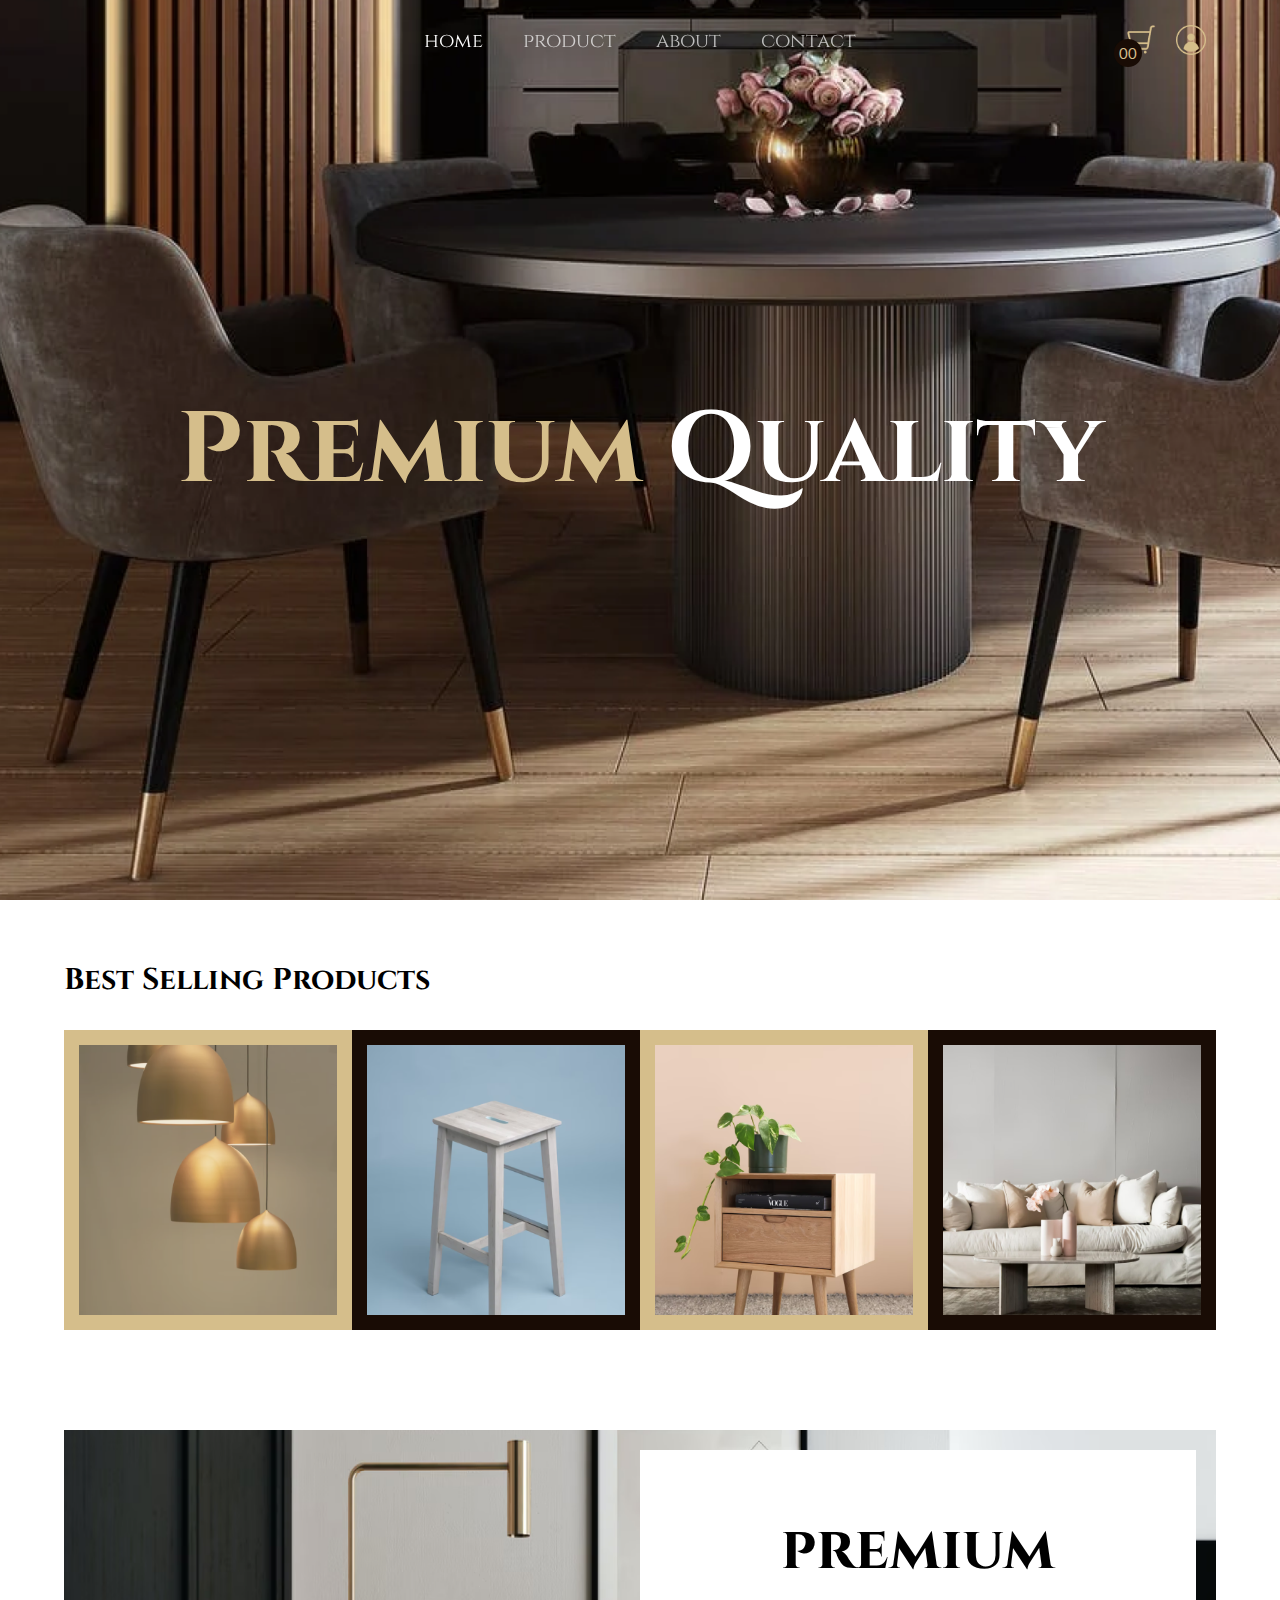
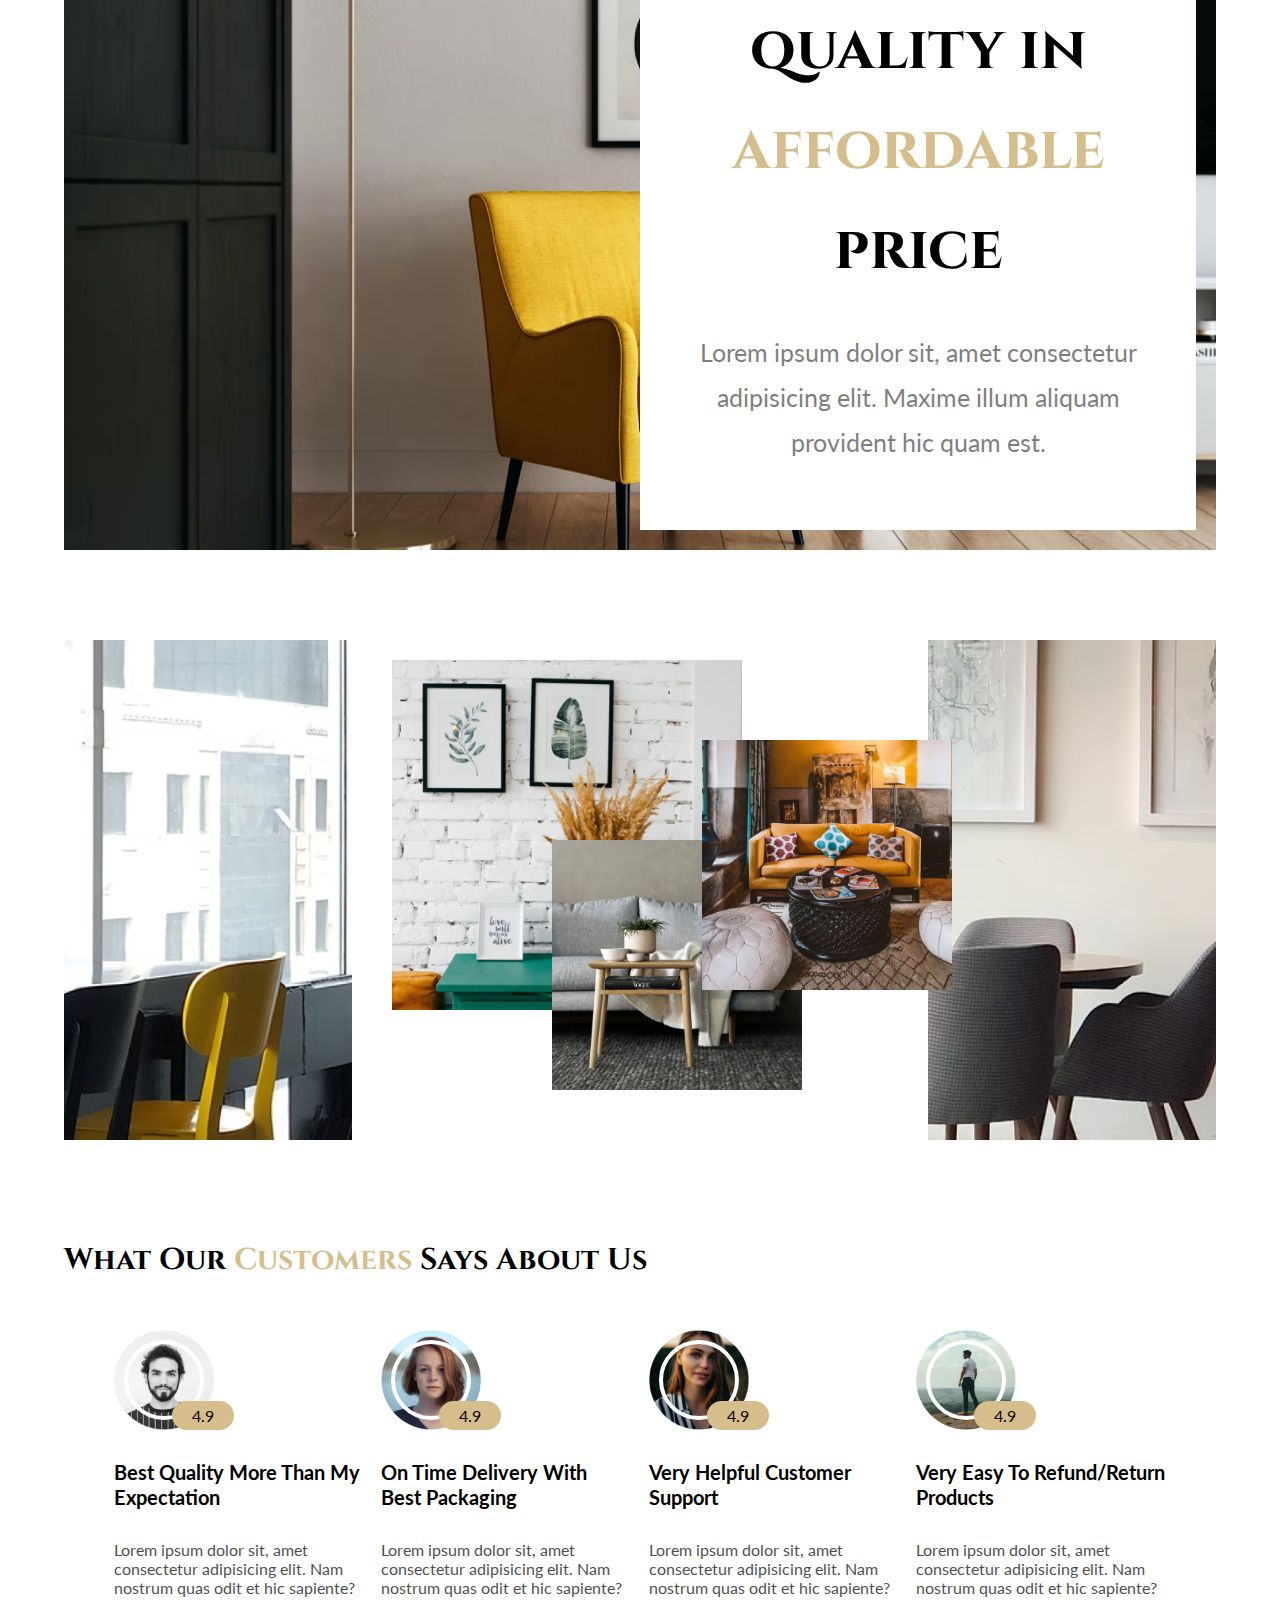
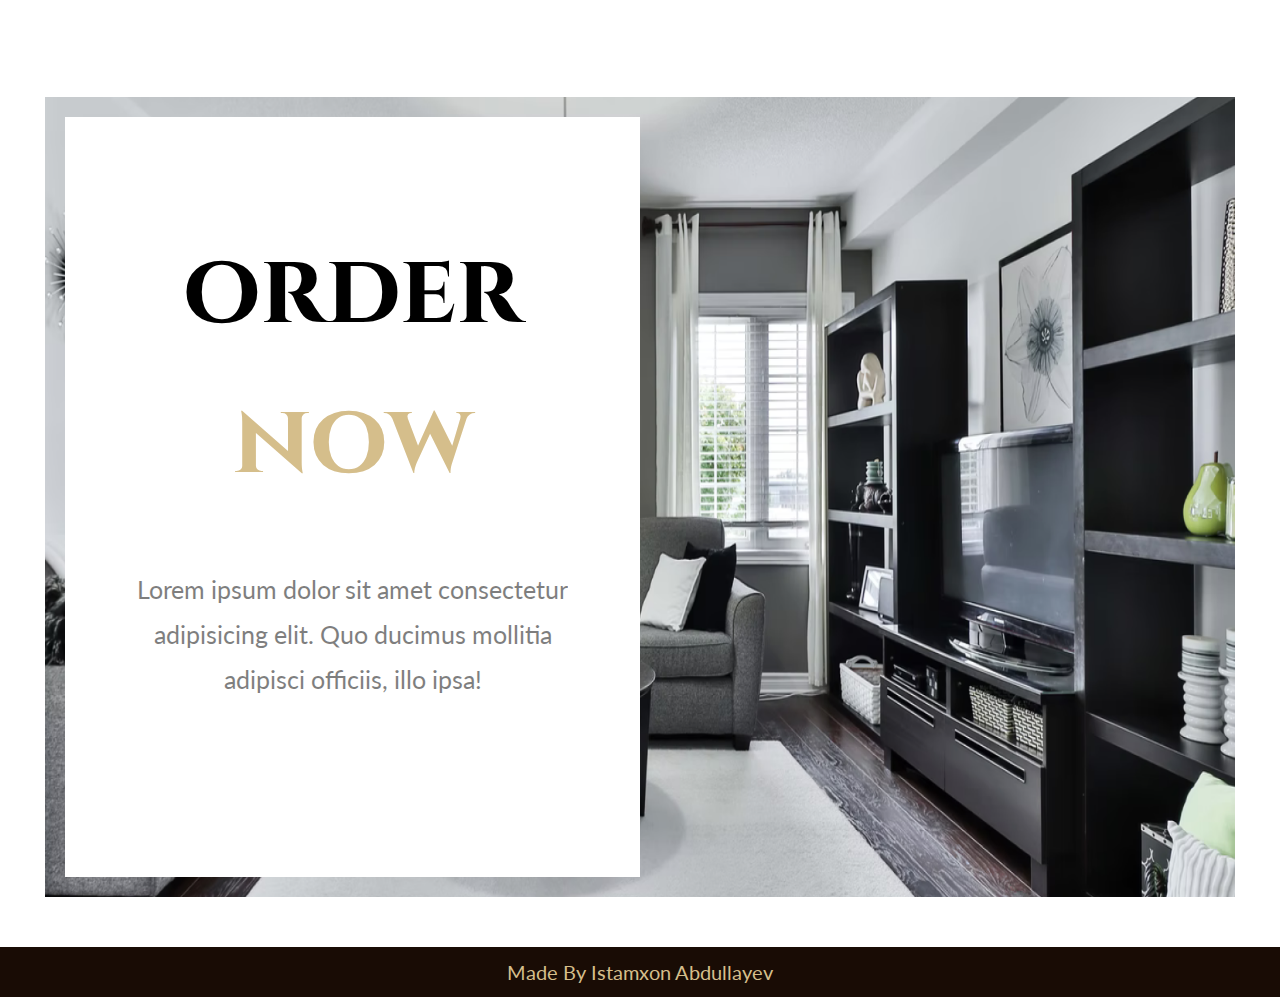
<file: index.html>
<!DOCTYPE html>
<html lang="en">
<head>
  <meta charset="UTF-8">
  <meta http-equiv="X-UA-Compatible" content="IE=edge">
  <meta name="viewport" content="width=device-width, initial-scale=1.0">
  <title>simple-site</title>
  <link rel="preconnect" href="https://fonts.googleapis.com">
  <link rel="preconnect" href="https://fonts.gstatic.com" crossorigin="">
  <link rel="stylesheet" href="https://fonts.googleapis.com/css2?family=Cinzel&family=Lato&display=swap" rel="stylesheet">
  <link rel="stylesheet" href="css/style.css">
</head>
<body>
  <!-- header -->
<header class="header-section">
  <h1 class="header-heading"><span>premium</span> quality</h1>
</header>

<!-- navbar -->
<nav class="navbar">
  <ul class="links-container">
      <li class="link-item"><a href="#" class="link active">home</a></li>
      <li class="link-item"><a href="product.html" class="link">product</a></li>
      <li class="link-item"><a href="search.html" class="link">about</a></li>
      <li class="link-item"><a href="404.html" class="link">contact</a></li>
  </ul>
  <div class="user-interactions">
      <div class="cart">
          <img src="img/cart.png" class="cart-icon" alt="">
          <span class="cart-item-count">00</span>
      </div>
      <div class="user">
          <img src="img/user.png" class="user-icon" alt="">
      </div>
  </div>
</nav>

<!-- best selling products -->
<section class="best-selling-product-section">
  <h1 class="section-title">best selling products</h1>
  <div class="product-container">
      <div class="product-card">
          <img src="img/product-1.png" class="product-img" alt="">
          <p class="product-name">lights →</p>
      </div>
      <div class="product-card">
        <img src="img/product-2.png" class="product-img" alt="">
        <p class="product-name">table →</p>
      </div>
      <div class="product-card">
        <img src="img/product-3.png" class="product-img" alt="">
        <p class="product-name">storage →</p>
      </div>
      <div class="product-card">
        <img src="img/product-4.png" class="product-img" alt="">
        <p class="product-name">sofa →</p>
      </div>
  </div>
</section>

<!-- mid section -->
<section class="mid-section">
  <div class="section-item-container">
      <img src="img/bg-2.png" class="section-bg" alt="">
      <div class="section-info">
          <h1 class="title">premium quality in <span>affordable</span> price</h1>
          <p class="info">Lorem ipsum dolor sit, amet consectetur adipisicing elit. Maxime illum aliquam provident hic quam est.</p>
      </div>
  </div>
</section>

<!-- image collage section -->
<section class="image-mid-section">
  <div class="image-collage">
      <div class="image-collection">
          <img src="img/poster-1.png" class="collage-img" alt="">
          <img src="img/poster-2.png" class="collage-img" alt="">
          <img src="img/poster-3.png" class="collage-img" alt="">
      </div>
  </div>
</section>

<!-- review section -->
<section class="review-section">
  <h1 class="section-title">what our <span>customers</span> says about us</h1>
  <div class="review-container">
      <div class="review-card">
          <div class="user-dp" data-rating="4.9"><img src="img/user 1.png" alt=""></div>
          <h2 class="review-title">best quality more than my expectation</h2>
          <p class="review">Lorem ipsum dolor sit, amet consectetur adipisicing elit. Nam nostrum quas odit et hic sapiente?</p>
      </div>
      <div class="review-card">
        <div class="user-dp" data-rating="4.9"><img src="img/user 2.png" alt=""></div>
        <h2 class="review-title">on time delivery with best packaging</h2>
        <p class="review">Lorem ipsum dolor sit, amet consectetur adipisicing elit. Nam nostrum quas odit et hic sapiente?</p>
      </div>
      <div class="review-card">
        <div class="user-dp" data-rating="4.9"><img   src="img/user 3.png" alt=""></div>
        <h2 class="review-title">very helpful customer support</h2>
        <p class="review">Lorem ipsum dolor sit, amet   consectetur adipisicing elit. Nam nostrum quas  odit et hic sapiente?</p>
      </div>
      <div class="review-card">
        <div class="user-dp" data-rating="4.9"><img src="img/user 4.png" alt=""></div>
        <h2 class="review-title">very easy to refund/return products</h2>
        <p class="review">Lorem ipsum dolor sit, amet     consectetur adipisicing elit. Nam nostrum quas odit     et hic sapiente?</p>
      </div>
  </div>
</section>

<!-- end section -->
<section class="end-section">
  <div class="section-item-container">
      <img src="img/bg-3.png" class="section-bg" alt="">
      <div class="section-info">
          <h1 class="title">order <span>now</span></h1>
          <p class="info">Lorem ipsum dolor sit amet consectetur adipisicing elit. Quo ducimus mollitia adipisci officiis, illo ipsa!</p>
      </div>
  </div>
</section>

<footer>made by Istamxon Abdullayev</footer>


<script src="js/home.js"></script>

</body>
</html>
</file>
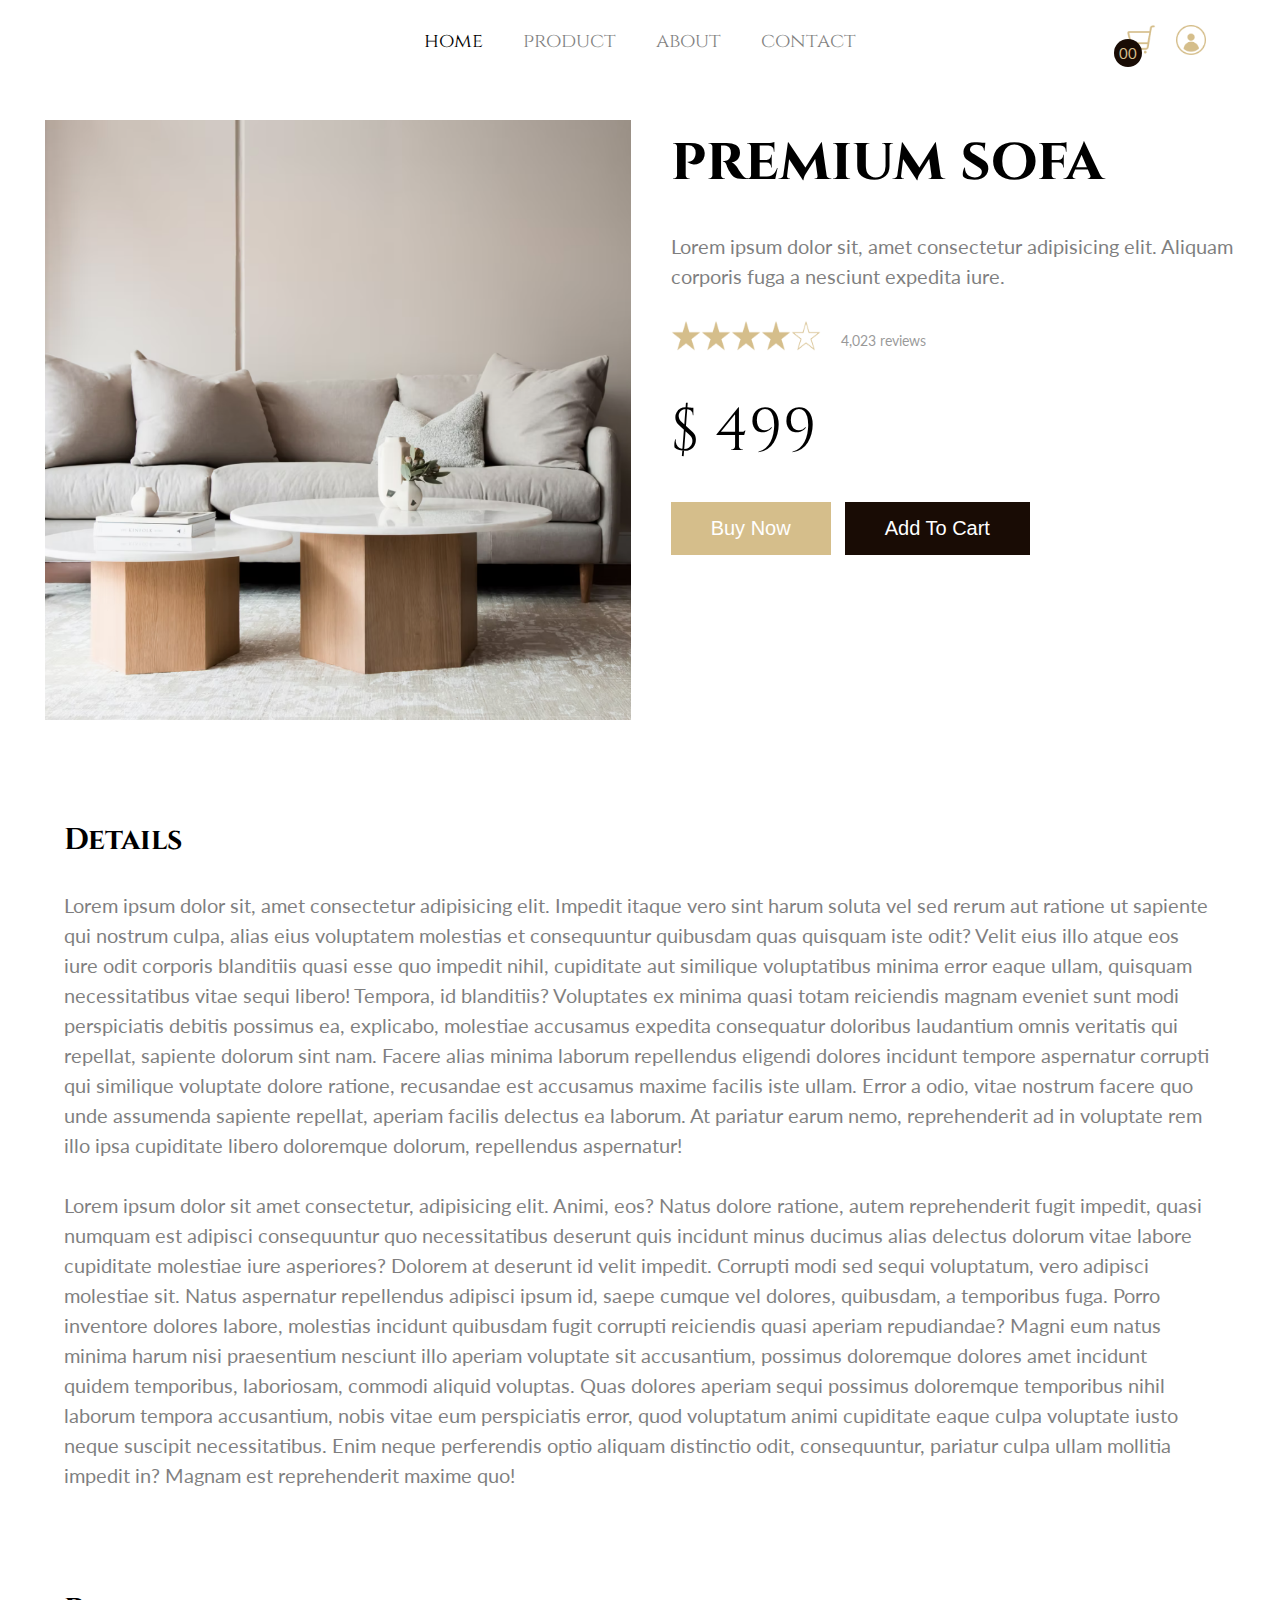
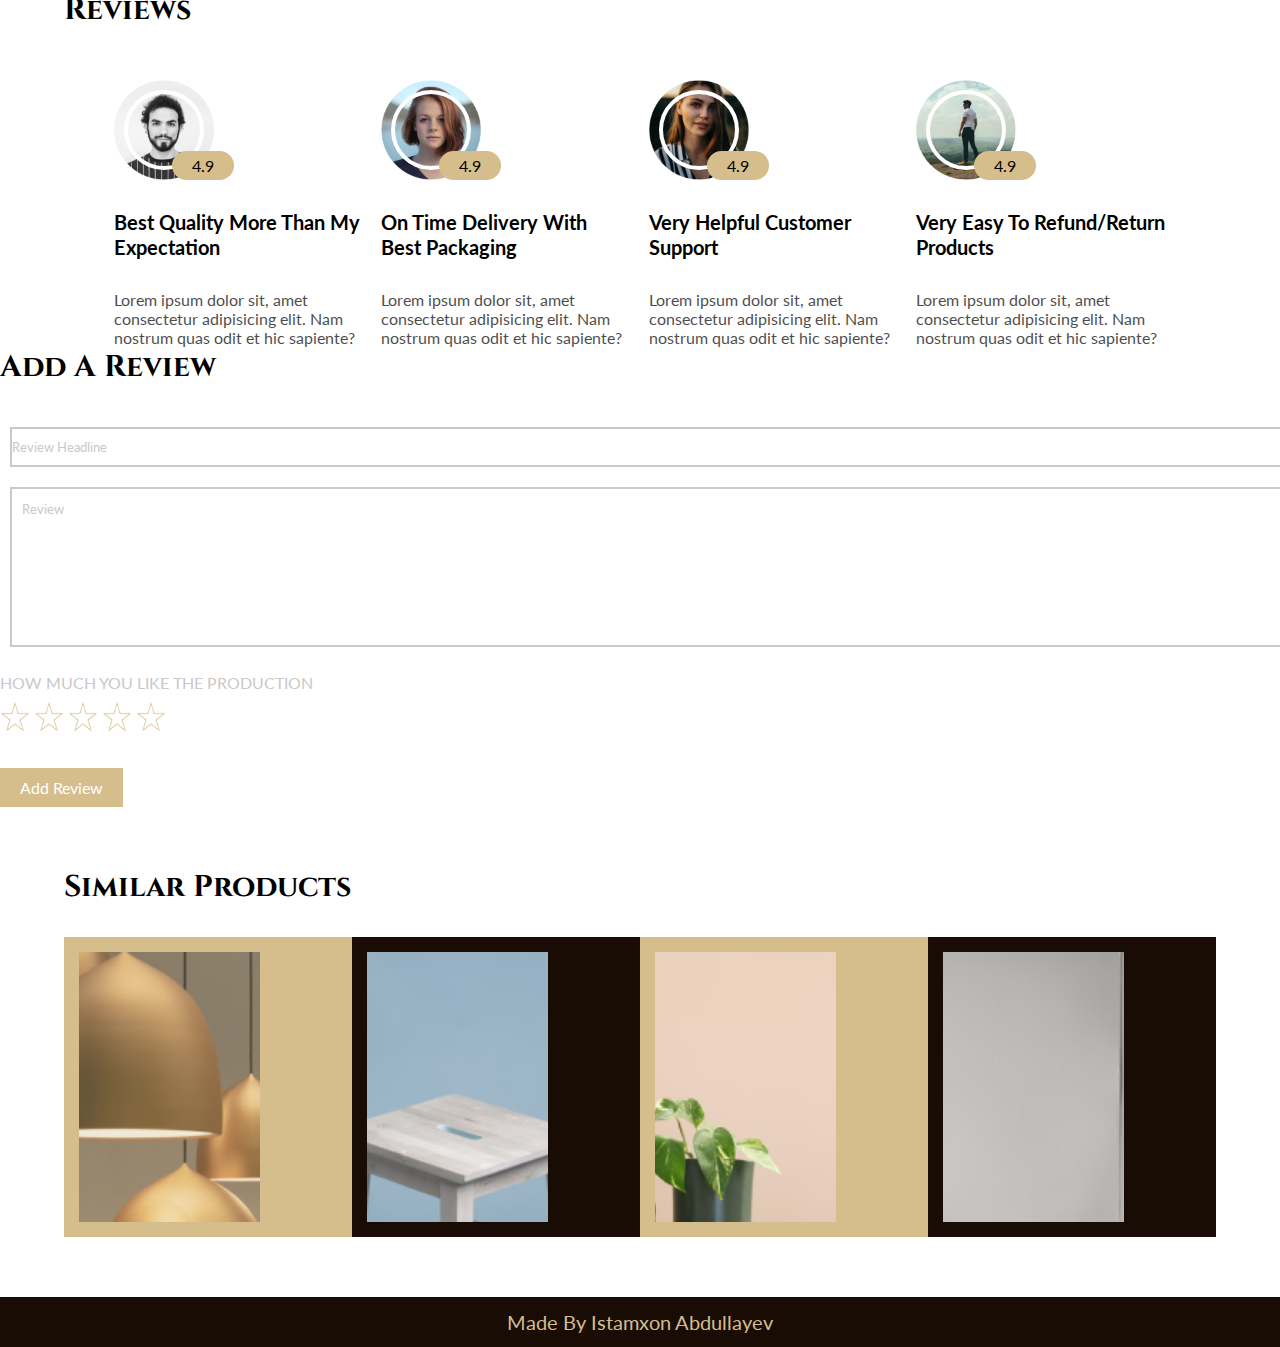
<file: product.html>
<!DOCTYPE html>
<html lang="en">
<head>
  <meta charset="UTF-8">
  <meta http-equiv="X-UA-Compatible" content="IE=edge">
  <meta name="viewport" content="width=device-width, initial-scale=1.0">
  <title>Online Srore - product page</title>
  <link rel="preconnect" href="https://fonts.googleapis.com">
  <link rel="preconnect" href="https://fonts.gstatic.com" crossorigin="">
  <link rel="stylesheet" href="https://fonts.googleapis.com/css2?family=Cinzel&family=Lato&display=swap" rel="stylesheet">
  <link rel="stylesheet" href="css/style.css">
  <link rel="stylesheet" href="css/product.css">
</head>
<body>
  <!-- navbar -->
<nav class="navbar bg">
  <ul class="links-container">
      <li class="link-item"><a href="index.html" class="link active">home</a></li>
      <li class="link-item"><a href="#" class="link">product</a></li>
      <li class="link-item"><a href="search.html" class="link">about</a></li>
      <li class="link-item"><a href="404.html" class="link">contact</a></li>
  </ul>
  <div class="user-interactions">
      <div class="cart">
          <img src="img/cart.png" class="cart-icon" alt="">
          <span class="cart-item-count">00</span>
      </div>
      <div class="user">
          <img src="img/user.png" class="user-icon" alt="">
      </div>
  </div>
</nav>

<!-- product detail -->
<section class="product-section">
  <img src="img/product-image.png" alt="" class="product-img">
  <div class="product-detail">
    <h1 class="product-title">premium sofa</h1>
    <p class="product-des">Lorem ipsum dolor sit, amet consectetur adipisicing elit. Aliquam corporis fuga a nesciunt expedita iure.</p>
    <div class="ratings">
      <img src="img/fill star.png" alt="" class="star">
      <img src="img/fill star.png" alt="" class="star">
      <img src="img/fill star.png" alt="" class="star">
      <img src="img/fill star.png" alt="" class="star">
      <img src="img/no fill star.png" alt="" class="star">
      <span class="rating-count">4,023 reviews</span>
    </div>
    <p class="price">$ 499</p>
    <div class="btn-container">
      <button class="product-btn buy-btn">buy now</button>
      <button class="product-btn cart-btn">add to cart</button>
    </div>
  </div>
</section>

<section class="detail-des">
  <h1 class="section-title">details</h1>
  <p class="des">Lorem ipsum dolor sit, amet consectetur adipisicing elit. Impedit itaque vero sint harum soluta vel sed rerum aut ratione ut sapiente qui nostrum culpa, alias eius voluptatem molestias et consequuntur quibusdam quas quisquam iste odit? Velit eius illo atque eos iure odit corporis blanditiis quasi esse quo impedit nihil, cupiditate aut similique voluptatibus minima error eaque ullam, quisquam necessitatibus vitae sequi libero! Tempora, id blanditiis? Voluptates ex minima quasi totam reiciendis magnam eveniet sunt modi perspiciatis debitis possimus ea, explicabo, molestiae accusamus expedita consequatur doloribus laudantium omnis veritatis qui repellat, sapiente dolorum sint nam. Facere alias minima laborum repellendus eligendi dolores incidunt tempore aspernatur corrupti qui similique voluptate dolore ratione, recusandae est accusamus maxime facilis iste ullam. Error a odio, vitae nostrum facere quo unde assumenda sapiente repellat, aperiam facilis delectus ea laborum. At pariatur earum nemo, reprehenderit ad in voluptate rem illo ipsa cupiditate libero doloremque dolorum, repellendus aspernatur!<br><br>Lorem ipsum dolor sit amet consectetur, adipisicing elit. Animi, eos? Natus dolore ratione, autem reprehenderit fugit impedit, quasi numquam est adipisci consequuntur quo necessitatibus deserunt quis incidunt minus ducimus alias delectus dolorum vitae labore cupiditate molestiae iure asperiores? Dolorem at deserunt id velit impedit. Corrupti modi sed sequi voluptatum, vero adipisci molestiae sit. Natus aspernatur repellendus adipisci ipsum id, saepe cumque vel dolores, quibusdam, a temporibus fuga. Porro inventore dolores labore, molestias incidunt quibusdam fugit corrupti reiciendis quasi aperiam repudiandae? Magni eum natus minima harum nisi praesentium nesciunt illo aperiam voluptate sit accusantium, possimus doloremque dolores amet incidunt quidem temporibus, laboriosam, commodi aliquid voluptas. Quas dolores aperiam sequi possimus doloremque temporibus nihil laborum tempora accusantium, nobis vitae eum perspiciatis error, quod voluptatum animi cupiditate eaque culpa voluptate iusto neque suscipit necessitatibus. Enim neque perferendis optio aliquam distinctio odit, consequuntur, pariatur culpa ullam mollitia impedit in? Magnam est reprehenderit maxime quo!</p>
  
</section>

<!-- review section -->
<section class="review-section">
  <h1 class="section-title">Reviews</h1>
  <div class="review-container">
      <div class="review-card">
          <div class="user-dp" data-rating="4.9"><img src="img/user 1.png" alt=""></div>
          <h2 class="review-title">best quality more than my expectation</h2>
          <p class="review">Lorem ipsum dolor sit, amet consectetur adipisicing elit. Nam nostrum quas odit et hic sapiente?</p>
      </div>
      <div class="review-card">
        <div class="user-dp" data-rating="4.9"><img src="img/user 2.png" alt=""></div>
        <h2 class="review-title">on time delivery with best packaging</h2>
        <p class="review">Lorem ipsum dolor sit, amet consectetur adipisicing elit. Nam nostrum quas odit et hic sapiente?</p>
      </div>
      <div class="review-card">
        <div class="user-dp" data-rating="4.9"><img   src="img/user 3.png" alt=""></div>
        <h2 class="review-title">very helpful customer support</h2>
        <p class="review">Lorem ipsum dolor sit, amet   consectetur adipisicing elit. Nam nostrum quas  odit et hic sapiente?</p>
      </div>
      <div class="review-card">
        <div class="user-dp" data-rating="4.9"><img src="img/user 4.png" alt=""></div>
        <h2 class="review-title">very easy to refund/return products</h2>
        <p class="review">Lorem ipsum dolor sit, amet     consectetur adipisicing elit. Nam nostrum quas odit     et hic sapiente?</p>
      </div>
  </div>
</section>

<!-- add review form -->
<section class="add-review-section">
  <h2 class="section-title">add a review</h2>
  <input type="text" class="review-headline" placeholder="review headline">
  <textarea placeholder="review" class="review-field"></textarea>
  <p class="rating-text">how much you like the production</p>
  <div class="star-container">
    <img src="img/no fill star.png" alt="" class="rating-star">
    <img src="img/no fill star.png" alt="" class="rating-star">
    <img src="img/no fill star.png" alt="" class="rating-star">
    <img src="img/no fill star.png" alt="" class="rating-star">
    <img src="img/no fill star.png" alt="" class="rating-star">   
  </div>
  <button class="add-review-btn">add review</button>
</section>

<!-- similar product -->
<section class="best-selling-product-section">
  <h1 class="section-title">similar products</h1>
  <div class="product-container">
      <div class="product-card">
          <img src="img/product-1.png" class="product-img" alt="">
          <p class="product-name">lights →</p>
      </div>
      <div class="product-card">
        <img src="img/product-2.png" class="product-img" alt="">
        <p class="product-name">table →</p>
      </div>
      <div class="product-card">
        <img src="img/product-3.png" class="product-img" alt="">
        <p class="product-name">storage →</p>
      </div>
      <div class="product-card">
        <img src="img/product-4.png" class="product-img" alt="">
        <p class="product-name">sofa →</p>
      </div>
  </div>
</section>

<footer>made by Istamxon Abdullayev</footer>

<script src="js/product.js"></script>

</body>
</html>
</file>
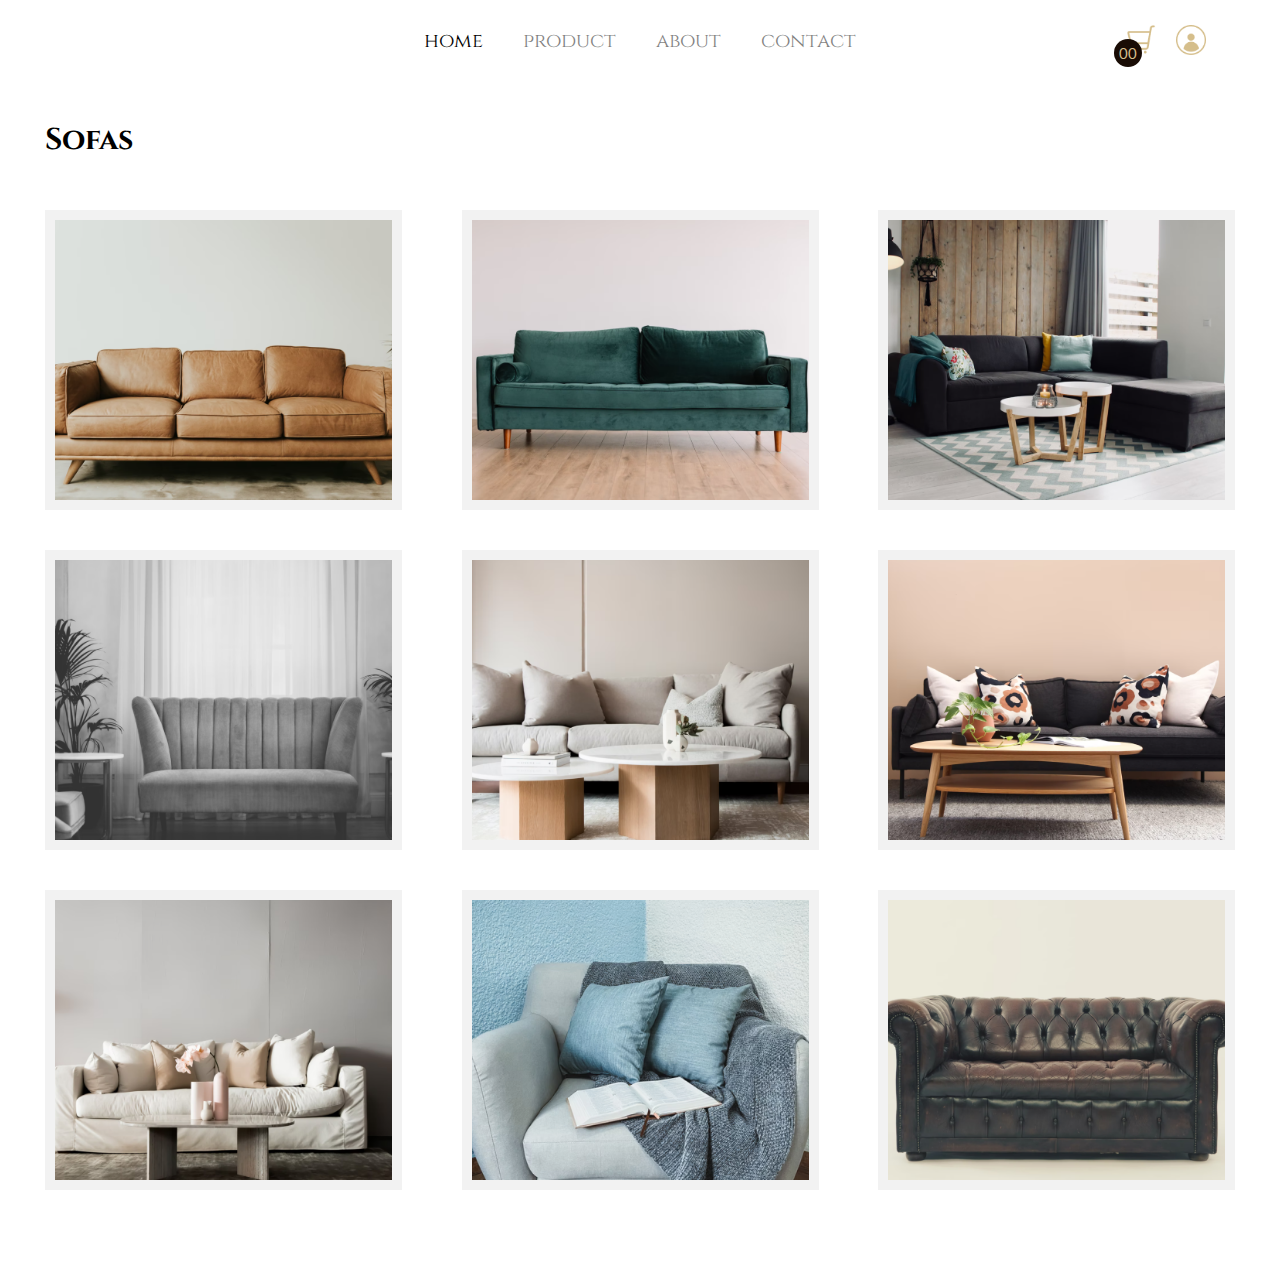
<file: search.html>
<!DOCTYPE html>
<html lang="en">
<head>
  <meta charset="UTF-8">
  <meta http-equiv="X-UA-Compatible" content="IE=edge">
  <meta name="viewport" content="width=device-width, initial-scale=1.0">
  <title>Online Store - Search results</title>
  <link rel="preconnect" href="https://fonts.googleapis.com">
  <link rel="preconnect" href="https://fonts.gstatic.com" crossorigin="">
  <link rel="stylesheet" href="https://fonts.googleapis.com/css2?family=Cinzel&family=Lato&display=swap" rel="stylesheet">
  <link rel="stylesheet" href="css/style.css">
  <link rel="stylesheet" href="css/search.css">
</head>
<body>
  <!-- navbar -->
<nav class="navbar bg">
  <ul class="links-container">
      <li class="link-item"><a href="index.html" class="link active">home</a></li>
      <li class="link-item"><a href="product.html" class="link">product</a></li>
      <li class="link-item"><a href="#" class="link">about</a></li>
      <li class="link-item"><a href="404.html" class="link">contact</a></li>
  </ul>
  <div class="user-interactions">
      <div class="cart">
          <img src="img/cart.png" class="cart-icon" alt="">
          <span class="cart-item-count">00</span>
      </div>
      <div class="user">
          <img src="img/user.png" class="user-icon" alt="">
      </div>
  </div>
</nav>

<!-- best selling products -->
<section class="search-listing">
  <h1 class="section-title">sofas</h1>
  <div class="product-container">
      <div class="product-card">
          <img src="img/sofa-1.png" class="product-img" alt="">
          <p class="product-price">$ 499</p>
      </div>
      <div class="product-card">
        <img src="img/sofa-2.png" class="product-img" alt="">
        <p class="product-price">$ 499</p>
      </div>
      <div class="product-card">
        <img src="img/sofa-3.png" class="product-img" alt="">
        <p class="product-price">$ 499</p>
      </div>
      <div class="product-card">
        <img src="img/sofa-4.png" class="product-img" alt="">
        <p class="product-price">$ 499</p>
      </div>
      <div class="product-card">
        <img src="img/sofa-5.png" class="product-img" alt="">
        <p class="product-price">$ 499</p>
      </div>
      <div class="product-card">
        <img src="img/sofa-6.png" class="product-img" alt="">
        <p class="product-price">$ 499</p>
      </div>
      <div class="product-card">
        <img src="img/sofa-7.png" class="product-img" alt="">
        <p class="product-price">$ 499</p>
      </div>
      <div class="product-card">
        <img src="img/sofa-8.png" class="product-img" alt="">
        <p class="product-price">$ 499</p>
      </div>
      <div class="product-card">
        <img src="img/sofa-9.png" class="product-img" alt="">
        <p class="product-price">$ 499</p>
      </div>
  </div>
</section>
</body>
</html>
</file>
<file: css/style.css>
*{
  margin: 0;
  padding: 0;
  box-sizing: border-box;
}

body{
  font-family: 'cinzel', serif;
}

.navbar{
  width: 100%;
  height: 80px;
  position: fixed;
  top: 0;
  left: 0;
  display: flex;
  justify-content: center;
  z-index: 9;
  transition: 0.5s;
}

.navbar.bg{
  background: #fff;
}

.links-container{
  display: flex;
  align-items: center;
  list-style: none;
}

.link-item{
  margin: 10px;
}

.link{
  font-size: 20px;
  color: #fff;
  text-decoration: none;
  padding: 10px;
  opacity: 0.7;
  transition: .5s;
}

.navbar.bg .link{
  color: #000;
  opacity: 0.5;
}

.link.active, .link:hover, .navbar.bg .link:hover, .navbar.bg .link.active{
  opacity: 1;
}

.user-interactions{
  display: flex;
  position: absolute;
  right: 5vw;
  top: 50%;
  transform: translateY(-50%);
}

.cart, .user{
  width: 30px;
  height: 30px;
  position: relative;
  margin: 10px;
  cursor: pointer;
}

.cart-icon, .user-icon{
  width: 100%;
  height: 100%;
  object-fit: cover;
}

.cart-item-count{
  font-family: 'lato', sans-serif;
  color: #d5be8b;
  padding: 5px;
  font-size: 15px;
  border-radius: 50%;
  background: #190c05;
  position: absolute;
  bottom: -12px;
  left: -12px;
}

.header-section{
  width: 100%;
  height: 100vh;
  background: url(../img/header.png);
  background-size: cover;
  display: flex;
  justify-content: center;
  align-items: center;
}

.header-heading{
  font-size: 100px;
  text-transform: capitalize;
  color: #fff;
}

.header-heading span{
  color: #d5be8b;
}

/* best selling product */

.best-selling-product-section{
  position: relative;
  padding: 60px 5vw;
}

.section-title{
  text-transform: capitalize;
  font-size: 30px;
  margin-bottom: 30px;  
}

.product-container{
  display: flex;
  justify-content: space-between;
}

.product-card{
  border: 15px solid #d5be8b;
  width: 300px;
  height: 300px;
  overflow: hidden;
  position: relative;
  background: #d5be8b;
}

.product-card:nth-child(even){
  border-color: #190c05;
  background: #190c05;
}

.product-img{
  width: 100%;
  height: 100%;
  object-fit: cover;
  transition: .5s;
}

.product-name{
  position: absolute;
  color: #fff;
  text-transform: capitalize;
  font-family: 'lato', sans-serif;
  font-size: 25px;
  bottom: 20px;
  left: 50%;
  transform: translateX(-50%);
  opacity: 0;
  transition: .5s;
}

.product-card:hover .product-name{
  opacity: 1;
}

.product-card:hover .product-img{
  opacity: 0.5;
}


/* mid section */

.mid-section{
  width: 100%;
  height: 800px;
  padding: 40px 5vw;
}

.section-item-container{
  width: 100%;
  height: 100%;
  position: relative;
  padding: 20px;
}

.section-bg{
  width: 100%;
  height: 100%;
  position: absolute;
  z-index: -1;
  top: 0;
  left: 0;
}

.section-info{
  width: 50%;
  height: 100%;
  background: #fff;
  display: block;
  margin-left: auto;
  padding: 50px;
  text-align: center;
}

.title{
  font-size: 60px;
  line-height: 100px;
}

.title span{
  color: #d5be8b;
}

.info{
  font-family: 'lato', sans-serif;
  font-size: 25px;
  line-height: 45px;
  margin-top: 30px;
  opacity: 0.5;
}

/* image collage */

.image-mid-section{
  width: 100%;
  height: 600px;
  padding: 50px 5vw;
}

.image-collage{
  width: 100%;
  height: 100%;
  background: url(../img/bg-1.png);
  background-size: cover;
}

.image-collection{
  position: relative;
  display: block;
  width: 50%;
  height: 100%;
  background: #fff;
  margin: auto;
}

.collage-img{
  position: absolute;
  object-fit: cover;
  transition: .5s;
}

.collage-img:nth-child(1){
  width: 350px;
  height: 350px;
  top: 20px;
  left: 40px;
}

.collage-img:nth-child(2){
  width: 250px;
  height: 250px;
  top: 200px;
  left: 200px;
}

.collage-img:nth-child(3){
  width: 250px;
  height: 250px;
  top: 100px;
  left: 350px;
}

.collage-img:hover{
  transform: translateY(-10px);
}


/* review section */

.review-section{
  padding: 50px 5vw;
}

.section-title span{
  color: #d5be8b;
}

.review-container{
  margin: 50px;
  margin-bottom: 0;
  display: flex;
  justify-content: space-between;
}

.review-card{
  width: 250px;
  height: auto;
  font-family: 'lato', sans-serif;
}

.user-dp{
  width: 100px;
  height: 100px;
  border-radius: 50%;
  position: relative;
}

.user-dp img{
  width: 100%;
  height: 100%;
  object-fit: cover;
}

.user-dp::before{
  content: '';
  position: absolute;
  top: 10px;
  left: 10px;
  right: 10px;
  bottom: 10px;
  border: 4px solid #fff;
  border-radius: 50%;
}

.user-dp::after{
  content: attr(data-rating);
  position: absolute;
  bottom: 0;
  right: -20px;
  padding: 5px 20px;
  border-radius: 20px;
  background: #d5be8b;
}

.review-title{
  font-size: 20px;
  line-height: 25px;
  margin: 30px 0;
  text-transform: capitalize;
}

.review{
  opacity: 0.7;
}

.end-section {
  padding: 50px 5vh;
}

.end-section .section-item-container {
  height: 800px;
}

.end-section .section-info{
  margin: 0;
}

.end-section .title{
  font-size: 100px;
  line-height: 150px;
  margin: 50px;
}

footer{
  font-family: 'lato', sans-serif;
  color: #d5be8b;
  background: #190c05;
  width: 100%;
  height: 50px;
  line-height: 50px;
  text-align: center;
  text-transform: capitalize;
  font-size: 20px;
}
</file>
<file: css/product.css>
.product-section {
  width: 100%;
  margin-top: 120px;
  padding: 0px 5vh;
  display: flex;
  gap: 40px;
}

.product-img {
  width: 70%;
  height: 600px;
  object-fit: cover;
}

.product-title {
  font-size: 60px;
}

.product-des {
  margin: 30px 0;
  font-family: 'lato', sans-serif;
  opacity: 0.5;
  font-size: 20px;
  line-height: 30px;
}

.ratings {
  display: flex;
}

.ratings .star {
  width: 30px;
  height: 30px;
}

.rating-count {
  font-family: 'lato', sans-serif;
  opacity: 0.4;
  font-size: 14px;
  line-height: 40px;
  margin-left: 20px;
}

.price {
  font-size: 60px;
  margin: 30px 0;
}

.product-btn {
  padding: 15px 40px;
  border: none;
  color: #fff;
  outline: none;
  margin-right: 10px;
  font-size: 20px;
  cursor: pointer;
  text-transform: capitalize;
}

.buy-btn {
  background-color: #d5be8b;
}

.cart-btn {
  background-color: #190c05;
}

.detail-des, .review-section {
  width: 100%;
  padding: 100px 5vw 0;
}

.des {
  font-family: 'lato', sans-serif;
  line-height: 30px;
  font-size: 20px;
  opacity: 0.5;
}

.review-headline, .review-field {
  width: 100%;
  height: 40px;
  border: 2px solid #c9c9c9;
  margin: 10px;
  line-height: 40px;
  font-family: 'lato', sans-serif;
  color: #000;
  outline: none;
  text-transform: capitalize;
}

::placeholder {
  color: #c9c9c9;
}

.review-field {
  height: 160px;
  resize: none;
  padding: 0 10px;
}

.review-headline:focus,
.review-field:focus {
  border-color: #d5be8b;
}

.review-headline:focus::placeholder,
.review-field:focus::placeholder {
  color: #d5be8b;
}

.rating-text {
  font-family: 'lato', sans-serif;
  color: #c9c9c9;
  text-transform: uppercase;
  margin: 10px 0;
}

.rating-star {
  width: 30px;
  height: 30px;
  cursor: pointer;
}

.add-review-btn {
  border: none;
  outline: none;
  background: #d5be8b;
  padding: 10px 20px;
  color: #fff;
  font-family: 'lato', sans-serif;
  font-size: 16px;
  text-transform: capitalize;
  margin-top: 30px;
  cursor: pointer;
}
</file>
<file: css/search.css>
.search-listing {
  width: 100%;;
  height: auto;
  margin-top: 60px;
  padding: 60px 5vh;
}

.product-container {
  flex-wrap: wrap;
}

.product-card {
  width: 30%;
  margin: 20px 0;
  border: 10px solid #f2f2f2 !important;
}

.product-price {
  position: absolute;
  font-family: 'lato', sans-serif;
  top: 50%;
  left: 50%;
  transform: translate(-50%, -50%);
  color: #fff;
  text-transform: capitalize;
  font-size: 50px;
  opacity: 0;
  transition: .5s;
}

.product-card:hover .product-price {
  opacity: 1;
}
</file>
